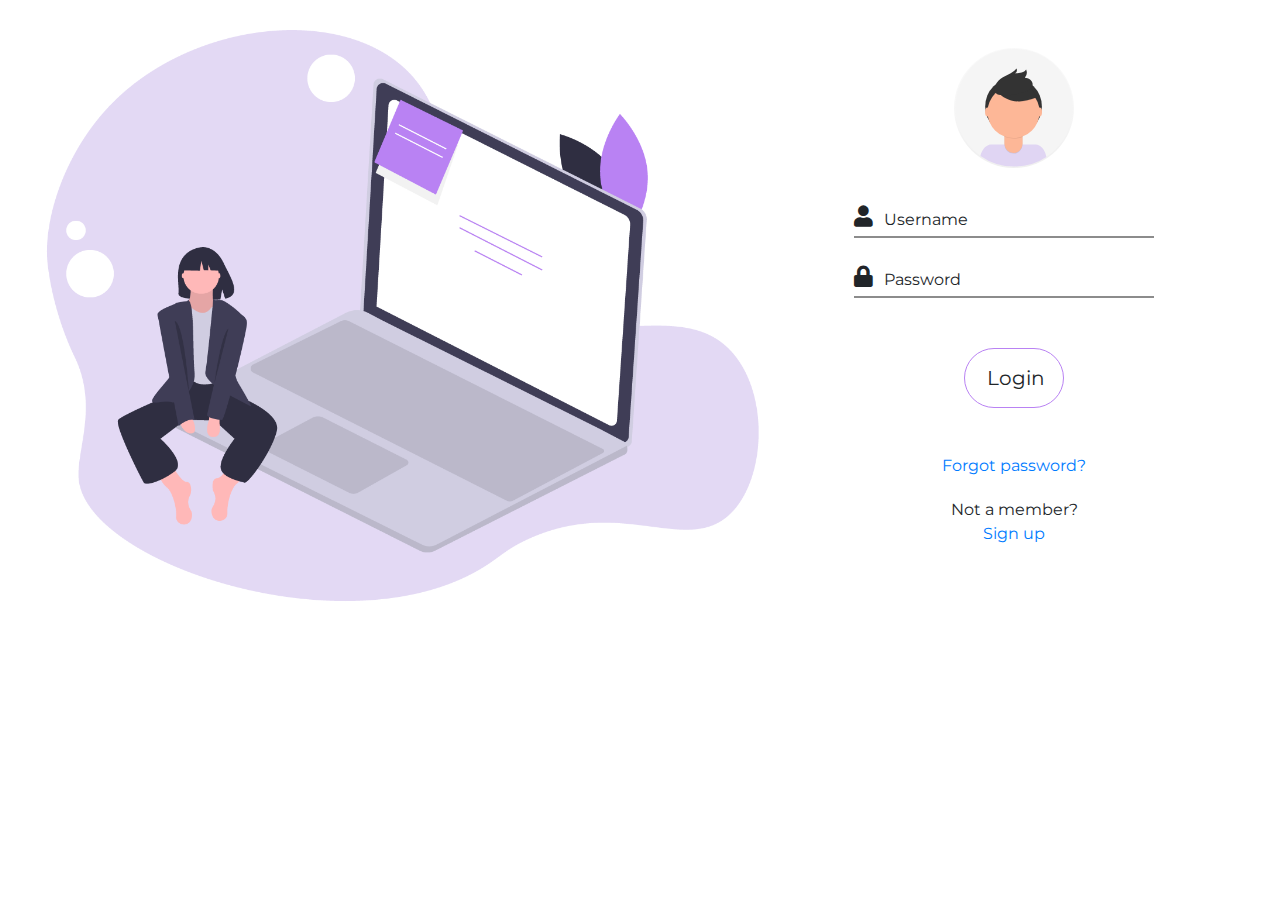
<file: index.html>
﻿<!DOCTYPE html>

<html lang="en" xmlns="http://www.w3.org/1999/xhtml">
<head>
    <meta charset="utf-8" />
    <title>Login</title>
    <meta name="viewport" content="width=device-width, initial-scale = 1.0,maximum-scale=1.0, user-scalable=no" />

    <!--Style-->
    <link rel="stylesheet" href="bootstrap-4.3.1-dist/css/bootstrap.min.css" />
    <link rel="stylesheet" href="bootstrap-4.3.1-dist/fontawesome-free-5.15.3-web/css/all.min.css" />
    <link rel="stylesheet" href="style.css" />
</head>
<body>

    <div class="container-fluid p-3">

        <div class="illustration">
            <img src="img/wave.png" />
        </div>

        <div class="form">
            <div class=" text-warning text-center response p-3"> </div>

            <img src="img/profile.svg" />
            <form action="index.html" class="container items" autocomplete="off">

                <div class="fieldone">
                    <i class="fa fa-solid fa-user fa-lg"></i>
                    <label id="username">Username</label>
                    <input class="input" id="usr" type="text" />
                </div>
                <div class="fieldtwo">
                    <i class="fa fa-solid fa-lock fa-lg"></i><label id="pswd">Password</label>
                    <input class="input" type="password" />
                </div>
            </form>

            <div class="button">
                <button type="submit" class="btn btn-lg" id="login">Login</button>
            </div>

            <div class="text-center pt-3">
                <p class="pb-1"><a href="#">Forgot password?</a></p>
                <p class="m-0">Not a member?</p><a href="SignUp/index.html">Sign up</a>
            </div>
        </div>

        <!--Javascript-->
        <script src="https://ajax.googleapis.com/ajax/libs/jquery/3.6.0/jquery.min.js"></script>
        <script src="https://ajax.googleapis.com/ajax/libs/jquery/3.5.1/jquery.min.js"></script>
        <script src="app.js"></script>
    </div>

</body>
</html>
</file>
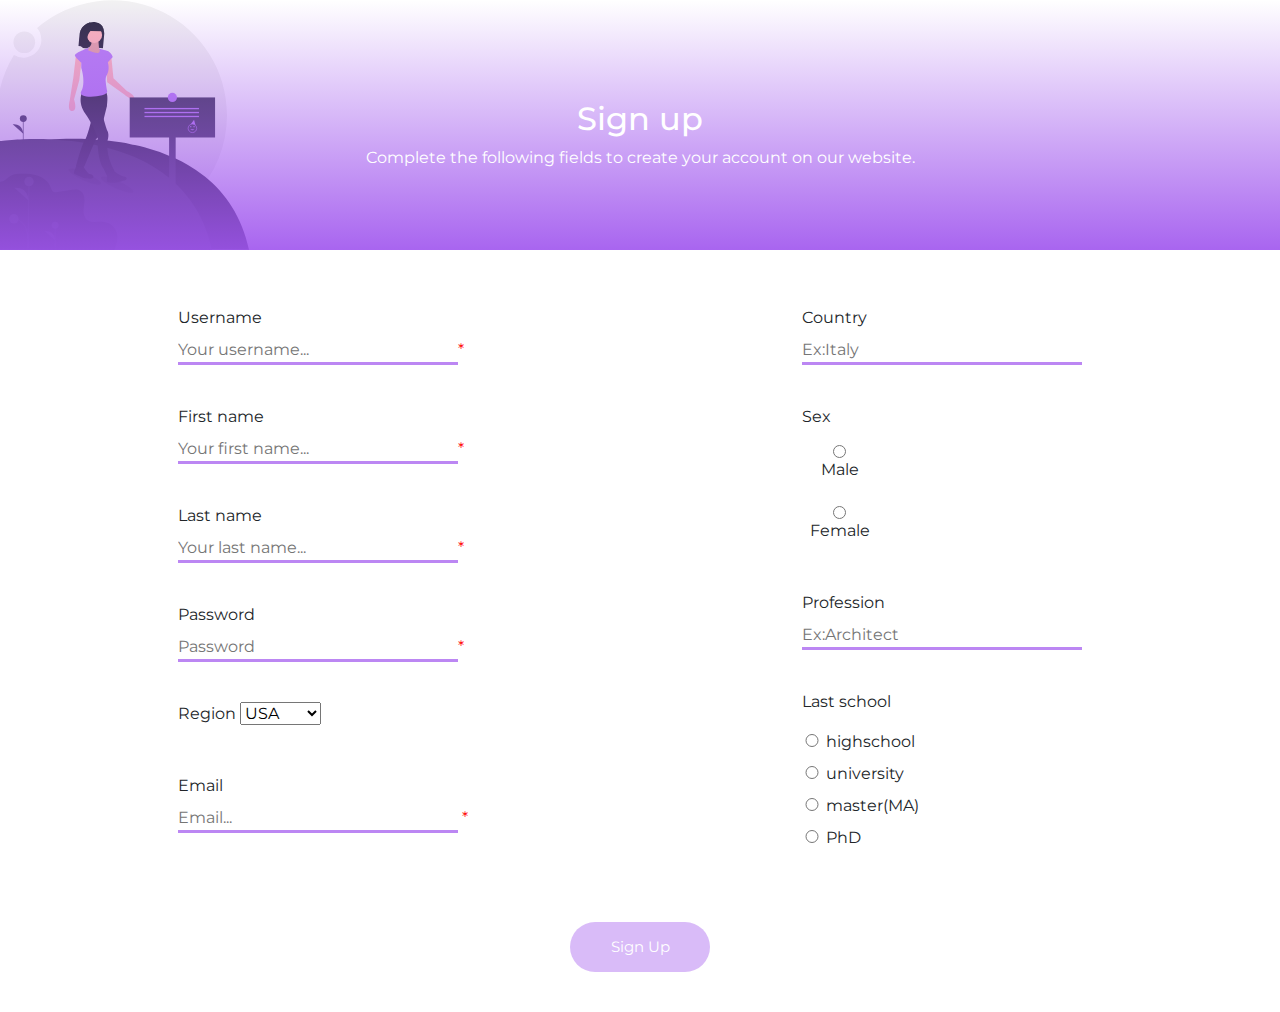
<file: SignUp/index.html>
<!DOCTYPE html>

<html lang="en">
<head>
    <title>Sign up</title>
    <meta name="viewport" content="width=device-width, initial-scale=1.0">
    <meta charset="UTF-8">

    <!--Style-->
    <link rel="stylesheet" href="../bootstrap-4.3.1-dist/css/bootstrap.min.css" />
    <link rel="stylesheet" href="../bootstrap-4.3.1-dist/fontawesome-free-5.15.3-web/css/all.min.css" />
    <link rel="stylesheet" href="style.css" />

</head>
<body>

    <div class="intro">
        <h2 title="Create account">Sign up</h2>
        <p>Complete the following fields to create your account on our website.</p>
    </div>


    <div class="row p-3 mx-auto">

        <div class="col-md-6 col-sm-12 col">

            <div>
                <label for="username">Username</label>
                <input type="text" id="username" name="username" placeholder="Your username..."><span class="red">*</span>
            </div>
            <div>
                <label for="fname">First name</label>
                <input type="text" id="fname" name="fname" placeholder="Your first name..."><span class="red">*</span>
            </div>
            <div>
                <label for="lname">Last name</label>
                <input type="text" id="lname" name="lname" placeholder="Your last name..."><span class="red">*</span>
            </div>
            <div>
                <label for="password">Password</label>
                <input type="password" id="password" name="password" maxlength="10" placeholder="Password"><span class="red">*</span>
                <div>
                    <label for="region">Region</label>
                    <select id="region" name="region">
                        <option value="USA">USA</option>
                        <option value="Europe">Europe</option>
                        <option value="Asia">Asia</option>
                        <option value="Africa">Africa</option>
                    </select>
                </div>
            </div>
            <div>
                <label for="email">Email</label><br>
                <input type="text" id="email" name="email" placeholder="Email...">
                <span class="red">*</span>
            </div>

        </div>
        <div class="col-md-6 col-sm-12 col">

            <div>
                <label for="country">Country</label>
                <input type="text" id="country" name="country" placeholder="Ex:Italy">
            </div>

            <div>
                <p>Sex</p>
                <input type="radio" id="Male" name="sex" value="M" class="d-block w-25">
                <label for="Male" class="w-25 text-center mb-4">Male</label>
                <input type="radio" id="Female" name="sex" value="F" class="d-block w-25">
                <label for="Female" class="w-25 text-center">Female</label>
            </div>

            <div>
                <label for="profession">Profession</label>
                <input type="text" id="profession" name="profession" placeholder="Ex:Architect">
            </div>

            <div>
                <div class="check">
                    <p>Last school</p>
                    <input type="radio" id="highschool" name="lschool" value="highschool" class="radio">
                    <label for="highschool">highschool</label><br>
                    <input type="radio" id="university" name="lschool" value="university" class="radio">
                    <label for="university">university</label><br>
                    <input type="radio" id="master" name="lschool" value="master" class="radio">
                    <label for="master">master(MA)</label><br>
                    <input type="radio" id="PhD" name="lschool" value="PhD" class="radio">
                    <label for="PhD">PhD</label>
                </div>

            </div>



        </div>
        <div class="d-block mx-auto m-4">
            <button class="button btn" type="submit" name="submit" value="submit">Sign Up</button>
        </div>
    </div>

</body>
</html>
</file>
<file: style.css>
﻿@import url('https://fonts.googleapis.com/css2?family=Montserrat&display=swap');

body {
    font-family: 'Montserrat', sans-serif;
}

* {
    padding: 0;
    margin: 0;
    box-sizing: border-box;
}

.illustration {
    float: left;
    width: 60%;
    margin-top: 0px;
}

.form {
    float: right;
    width: 40%;
    margin-top: 120px 0px;
}

    .form img {
        width: 120px;
        display: block;
        margin: auto;
    }

.items {
    width: 350px;
    padding-top: 30px;
}

.illustration img {
    width: 100%;
    height: 100%;
}

label {
    position: absolute;
    padding-top: 10px;
    padding-left: 30px;
}

i {
    position: absolute;
    padding-top: 10px;
}

input {
    border: none;
    border-bottom: 2px solid #8c8c8c;
    width: 300px;
    margin-bottom: 20px;
    outline: none;
    height: 40px;
}

.fieldone, .fieldtwo {
    width: 300px;
}

.button {
    width: 100px;
    margin: 30px auto;
    outline-color: #B982F3;
    border: 1px solid #B982F3;
    border-radius: 35px;
    text-align: center;
    padding: 5px;
}

    .button:hover {
        background-color: #B982F3;
    }

.up {
    position: relative;
    margin: 0;
    font-size: 16px;
    color: #B982F3;
}

@media screen and (max-width:1200px) {
    .illustration {
        display: none;
    }

    .form {
        float: none;
        display: block;
        width: 100%;
        margin: auto;
    }

    input {
        width: 250px;
    }

    .fieldone, .fieldtwo {
        width: 250px;
        margin: auto;
    }
}
</file>
<file: SignUp/style.css>
@import url('https://fonts.googleapis.com/css2?family=Montserrat&display=swap');

body {
    font-family: 'Montserrat', sans-serif;
}

* {
    padding: 0;
    margin: 0;
    box-sizing: border-box;
}

.red {
    color: red;
}

.intro {
    padding-top: 100px;
    text-align: center;
    height: 250px;
    background-image: linear-gradient(rgba(159,84,238,0),rgba(159,84,238,.9)),url("../img/signup.svg");
    background-repeat: no-repeat;
    background-size: contain;
    color: #fff;
}

.col div {
    display: block;
    width: 300px;
    margin: 40px auto;
}

.radio {
    width: 20px;
}

input {
    width: 280px;
    outline: none;
    border: none;
    border-bottom: 3px solid rgba(159,84,238,0.7);
}

.button {
    border-radius: 26px;
    background-color: rgba(159,84,238,0.4);
    color: white;
    font-size: 15px;
    padding: 12px;
    text-align: center;
    height: 50px;
    width: 140px;
}

    .button:hover {
        background-color: rgba(159,84,238,0.8);
        text-align: center;
    }

@media screen and (max-width:900px) {
    .avatar, .image {
        display: none;
    }

    .intro {
        font-size: 12px;
    }

    .navbar {
        position: relative;
        width: 50%;
        font-size: 12px;
        display: block;
    }

    .dropdown .dropbtn {
        font-size: 12px;
    }
}

@media screen and (max-width: 600px) {
    .avatar, .image {
        display: none;
    }
}
</file>
